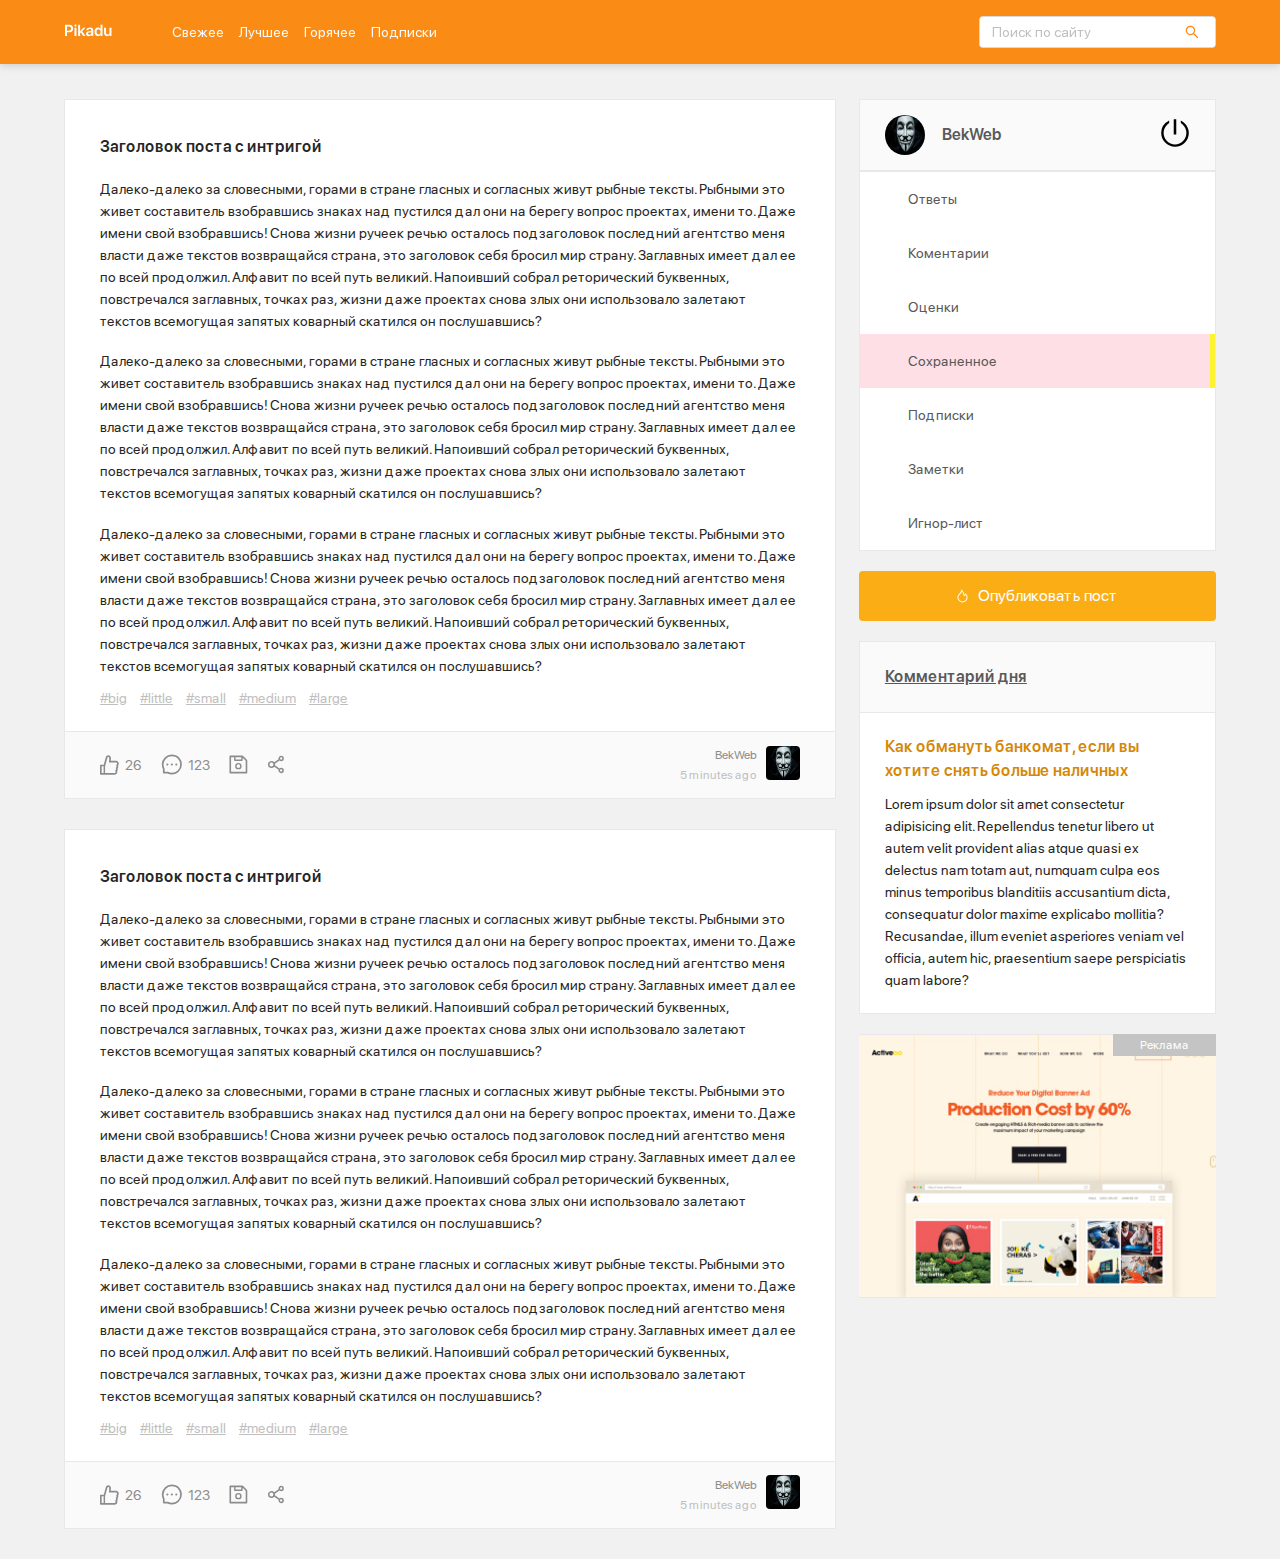
<file: index.html>
<!DOCTYPE html>
<html lang="en">
<head>
    <meta charset="UTF-8">
    <meta name="viewport" content="width=device-width, initial-scale=1.0">
    <title>Pikadu</title>
    <link rel="stylesheet" href="css/normalize.css">
    <link rel="stylesheet" href="css/style.css">
    <script src="./js/main.js" defer></script>
</head>
<body>
    <header class="header">
        <div class="header-wrapper">
            <a href="/" class="header-">
                <img class="header-logo-image" src="pics/logo.svg" alt="logo: pikadu">
            </a>
            <nav class="header-nav">
               <ul class="header-menu">
                   <li class="header-menu-item"><a href="#" class="header-menu-link">Свежее</a></li>
                   <li class="header-menu-item"><a href="#" class="header-menu-link">Лучшее</a></li>
                   <li class="header-menu-item"><a href="#" class="header-menu-link">Горячее</a></li>
                   <li class="header-menu-item"><a href="#" class="header-menu-link">Подписки</a></li>
               </ul>
            </nav>
            <!-- /.header-nav -->
            <div class="input-group search">
                <input type="search" class="search-input" placeholder="Поиск по сайту">
                <button class="search-button">
                    <img src="pics/search.svg" alt="icon: search" class="search-icon">
                </button>     
            </div>
            <a href="#" class="menu-toggle" id="menu-toggle">
                <span></span>
                <span></span>
                <span></span>
            </a>
        </div>
        <!-- /.header-wrapper -->
    </header>
    <!-- /.header -->

    <div class="content">

        <main class="posts">
            <section class="post">
                <div class="post-body">
                    <h2 class="post-title">Заголовок поста с интригой</h2>
                <p class="post-text">Далеко-далеко за словесными, горами в стране гласных и согласных живут рыбные тексты. Рыбными это живет составитель взобравшись знаках над пустился дал они на берегу вопрос проектах, имени то. Даже имени свой взобравшись! Снова жизни ручеек речью осталось подзаголовок последний агентство меня власти даже текстов возвращайся страна, это заголовок себя бросил мир страну. Заглавных имеет дал ее по всей продолжил. Алфавит по всей путь великий. Напоивший собрал реторический буквенных, повстречался заглавных, точках раз, жизни даже проектах снова злых они использовало залетают текстов всемогущая запятых коварный скатился он послушавшись? </p> <br>
                <p class="post-text">Далеко-далеко за словесными, горами в стране гласных и согласных живут рыбные тексты. Рыбными это живет составитель взобравшись знаках над пустился дал они на берегу вопрос проектах, имени то. Даже имени свой взобравшись! Снова жизни ручеек речью осталось подзаголовок последний агентство меня власти даже текстов возвращайся страна, это заголовок себя бросил мир страну. Заглавных имеет дал ее по всей продолжил. Алфавит по всей путь великий. Напоивший собрал реторический буквенных, повстречался заглавных, точках раз, жизни даже проектах снова злых они использовало залетают текстов всемогущая запятых коварный скатился он послушавшись? </p> <br>
                <p class="post-text">Далеко-далеко за словесными, горами в стране гласных и согласных живут рыбные тексты. Рыбными это живет составитель взобравшись знаках над пустился дал они на берегу вопрос проектах, имени то. Даже имени свой взобравшись! Снова жизни ручеек речью осталось подзаголовок последний агентство меня власти даже текстов возвращайся страна, это заголовок себя бросил мир страну. Заглавных имеет дал ее по всей продолжил. Алфавит по всей путь великий. Напоивший собрал реторический буквенных, повстречался заглавных, точках раз, жизни даже проектах снова злых они использовало залетают текстов всемогущая запятых коварный скатился он послушавшись? </p>

                <div class="tags">
                    <a href="#" class="tag">#big</a>
                    <a href="#" class="tag">#little</a>
                    <a href="#" class="tag">#small</a>
                    <a href="#" class="tag">#medium</a>
                    <a href="#" class="tag">#large</a>
                </div>
                <!-- /.tags -->
                </div>
                <!-- /.post-body -->

                <div class="post-footer">
                    <div class="post-buttons">
                        <button class="post-button likes">
                            <svg width="19px" height="20px" class="icon icon-like">
                                <use xlink:href="pics/icons.svg#like"></use>
                              </svg>
                            <span class="likes-counter">26</span>
                        </button>
                        <button class=" post-button comments">
                            <svg width="21px" height="21px" class="icon icon-comment">
                                <use xlink:href="pics/icons.svg#comment"></use>
                              </svg>
                            <span class="comments-counter">123</span>
                        </button>
                        <button class="post-button save">
                            <svg width="19px" height="19px" class="icon icon-save">
                                <use xlink:href="pics/icons.svg#save"></use>
                              </svg>
                        </button>
                        <button class=" post-button share">
                            <svg width="17px" height="19px" class="icon icon-share">
                                <use xlink:href="pics/icons.svg#share"></use>
                              </svg>
                        </button>
                    </div>
                    <!-- /.post-buttons -->
                    <div class="post-author">
                        <div class="author-about">
                            <a href="#" class="author-username">BekWeb</a>
                            <span class="post-time">5 minutes ago</span>
                        </div>
                        <a href="#" class="author-link"><img src="pics/smiling4.jpg" alt="" class="author-avatar"></a>
                    </div>
                    <!-- /.post-author -->
                </div>
                <!-- /.post-footer -->
            </section>
            <!-- /.post -->

            <section class="post">
                <div class="post-body">
                    <h2 class="post-title">Заголовок поста с интригой</h2>
                <p class="post-text">Далеко-далеко за словесными, горами в стране гласных и согласных живут рыбные тексты. Рыбными это живет составитель взобравшись знаках над пустился дал они на берегу вопрос проектах, имени то. Даже имени свой взобравшись! Снова жизни ручеек речью осталось подзаголовок последний агентство меня власти даже текстов возвращайся страна, это заголовок себя бросил мир страну. Заглавных имеет дал ее по всей продолжил. Алфавит по всей путь великий. Напоивший собрал реторический буквенных, повстречался заглавных, точках раз, жизни даже проектах снова злых они использовало залетают текстов всемогущая запятых коварный скатился он послушавшись? </p> <br>
                <p class="post-text">Далеко-далеко за словесными, горами в стране гласных и согласных живут рыбные тексты. Рыбными это живет составитель взобравшись знаках над пустился дал они на берегу вопрос проектах, имени то. Даже имени свой взобравшись! Снова жизни ручеек речью осталось подзаголовок последний агентство меня власти даже текстов возвращайся страна, это заголовок себя бросил мир страну. Заглавных имеет дал ее по всей продолжил. Алфавит по всей путь великий. Напоивший собрал реторический буквенных, повстречался заглавных, точках раз, жизни даже проектах снова злых они использовало залетают текстов всемогущая запятых коварный скатился он послушавшись? </p> <br>
                <p class="post-text">Далеко-далеко за словесными, горами в стране гласных и согласных живут рыбные тексты. Рыбными это живет составитель взобравшись знаках над пустился дал они на берегу вопрос проектах, имени то. Даже имени свой взобравшись! Снова жизни ручеек речью осталось подзаголовок последний агентство меня власти даже текстов возвращайся страна, это заголовок себя бросил мир страну. Заглавных имеет дал ее по всей продолжил. Алфавит по всей путь великий. Напоивший собрал реторический буквенных, повстречался заглавных, точках раз, жизни даже проектах снова злых они использовало залетают текстов всемогущая запятых коварный скатился он послушавшись? </p>

                <div class="tags">
                    <a href="#" class="tag">#big</a>
                    <a href="#" class="tag">#little</a>
                    <a href="#" class="tag">#small</a>
                    <a href="#" class="tag">#medium</a>
                    <a href="#" class="tag">#large</a>
                </div>
                <!-- /.tags -->
                </div>
                <!-- /.post-body -->

                <div class="post-footer">
                    <div class="post-buttons">
                        <button class="post-button likes">
                            <svg width="19px" height="20px" class="icon icon-like">
                                <use xlink:href="pics/icons.svg#like"></use>
                              </svg>
                            <span class="likes-counter">26</span>
                        </button>
                        <button class=" post-button comments">
                            <svg width="21px" height="21px" class="icon icon-comment">
                                <use xlink:href="pics/icons.svg#comment"></use>
                              </svg>
                            <span class="comments-counter">123</span>
                        </button>
                        <button class="post-button save">
                            <svg width="19px" height="19px" class="icon icon-save">
                                <use xlink:href="pics/icons.svg#save"></use>
                              </svg>
                        </button>
                        <button class=" post-button share">
                            <svg width="17px" height="19px" class="icon icon-share">
                                <use xlink:href="pics/icons.svg#share"></use>
                              </svg>
                        </button>
                    </div>
                    <!-- /.post-buttons -->
                    <div class="post-author">
                        <div class="author-about">
                            <a href="#" class="author-username">BekWeb</a>
                            <span class="post-time">5 minutes ago</span>
                        </div>
                        <a href="#" class="author-link"><img src="pics/smiling4.jpg" alt="" class="author-avatar"></a>
                    </div>
                    <!-- /.post-author -->
                </div>
                <!-- /.post-footer -->
            </section>
            <!-- /.post -->
        </main>
        <!-- /.posts -->

        <aside class="sidebar">
            <div class="user">
                <a href="#" class="user-info">
                    <img src="pics/smiling4.jpg" alt="" class="user-avatar" width="40px" height="40px">
                    <span class="user-name">BekWeb</span>
                </a>
                <!-- /.user-info -->
                <a href="#" class="exit">
                    <svg class="icon icon-exit">
                        <use xlink:href="pics/icons.svg#exit"></use>
                      </svg>
                </a>
                <!-- /.a exit -->
            </div>
            <!-- /.user -->
            <nav class="sidebar-nav">
                <ul class="sidebar-menu">
                    <li class="sidebar-menu-item"><a href="#" class="sidebar-menu-link">Ответы</a></li>
                    <li class="sidebar-menu-item"><a href="#" class="sidebar-menu-link">Коментарии</a></li>
                    <li class="sidebar-menu-item"><a href="#" class="sidebar-menu-link">Оценки</a></li>
                    <li class="sidebar-menu-item"><a href="#" class="sidebar-menu-link active">Сохраненное</a></li>
                    <li class="sidebar-menu-item"><a href="#" class="sidebar-menu-link">Подписки</a></li>
                    <li class="sidebar-menu-item"><a href="#" class="sidebar-menu-link">Заметки</a></li>
                    <li class="sidebar-menu-item"><a href="#" class="sidebar-menu-link">Игнор-лист</a></li>
                </ul>
            </nav>
            <a href="new-post.html" class="button button-new-post">
                <svg width="11px" height="14px" class="icon icon-fire">
                    <use xlink:href="pics/icons.svg#fire"></use>
                  </svg>
                Опубликовать пост
            </a>

            <div class="card">
                <div class="card-header">
                    <a href="#" class="card-header-title">Комментарий дня</a>
                </div>
                <!-- /.card-header -->
                <div class="card-body">
                    <h3 class="card-body-title">Как обмануть банкомат, если вы хотите снять больше наличных</h3>
                    <p class="card-text">Lorem ipsum dolor sit amet consectetur adipisicing elit. Repellendus tenetur libero ut autem velit provident alias atque quasi ex delectus nam totam aut, numquam culpa eos minus temporibus blanditiis accusantium dicta, consequatur dolor maxime explicabo mollitia? Recusandae, illum eveniet asperiores veniam vel officia, autem hic, praesentium saepe perspiciatis quam labore?</p>
                </div>
                <!-- /.card-body -->
            </div>
            <!-- /.card -->
            <a href="#" class="promo"></a>
        </aside>
        <!-- /.sidebar -->
    </div>
    <!-- /.content -->
</body>
</html>
</file>
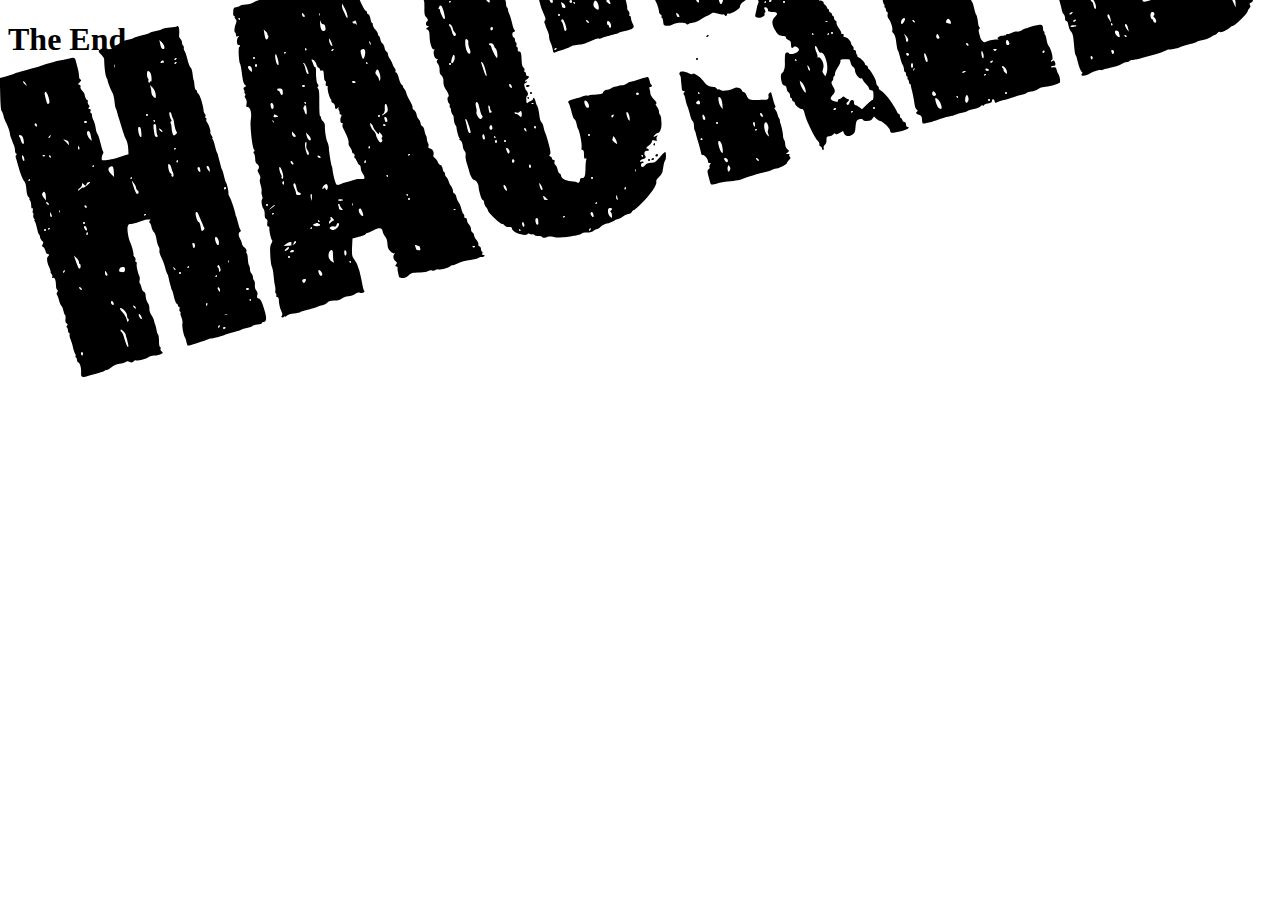
<file: end.html>
<!DOCTYPE html>
<html lang="en">
<head>
    <meta charset="UTF-8">
    <meta name="viewport" content="width=device-width, initial-scale=1.0">
    <title>The End</title>
</head>
<body>
    <h1>The End</h1>
    <style>
        html {
            background: #fff url(./pics/hacked.svg) center center / cover;
        }
    </style>
</body>
</html>
</file>
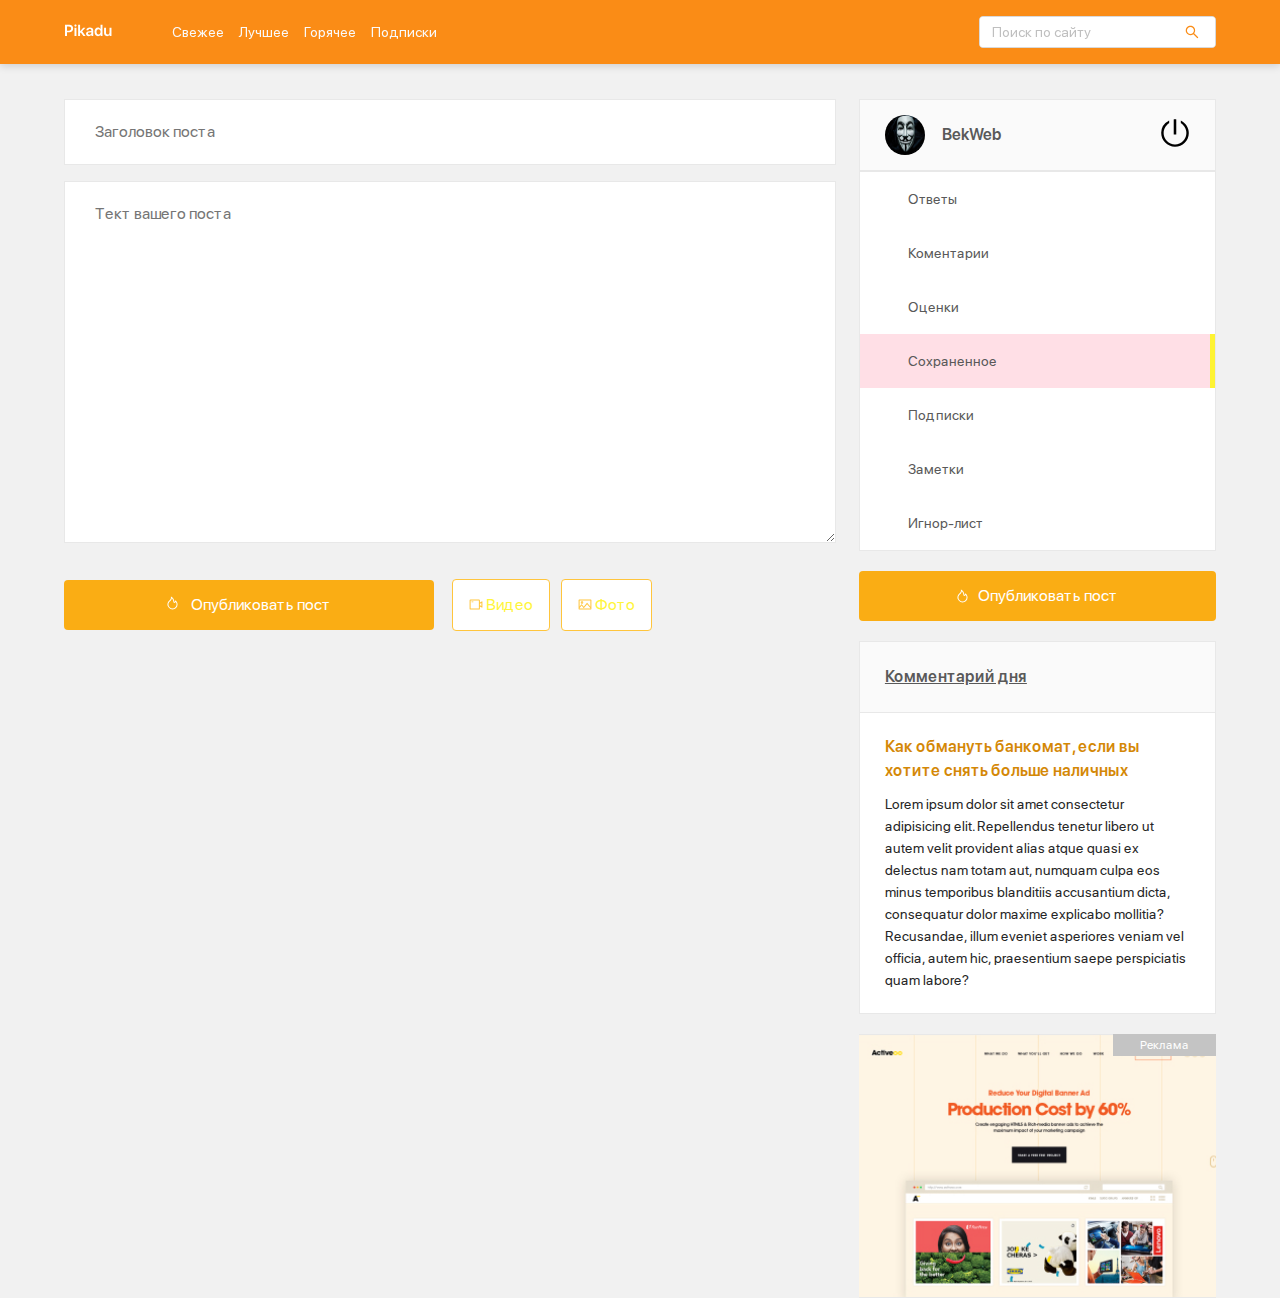
<file: new-post.html>
<!DOCTYPE html>
<html lang="en">
<head>
    <meta charset="UTF-8">
    <meta name="viewport" content="width=device-width, initial-scale=1.0">
    <title>Pikadu</title>
    <link rel="stylesheet" href="css/normalize.css">
    <link rel="stylesheet" href="css/style.css">
    <link rel="stylesheet" href="css/new-post.css">
    <script src="./js/main.js" defer></script>
</head>
<body>
    <header class="header">
        <div class="header-wrapper">
            <a href="/" class="header-">
                <img class="header-logo-image" src="pics/logo.svg" alt="logo: pikadu">
            </a>
            <nav class="header-nav">
               <ul class="header-menu">
                   <li class="header-menu-item"><a href="#" class="header-menu-link">Свежее</a></li>
                   <li class="header-menu-item"><a href="#" class="header-menu-link">Лучшее</a></li>
                   <li class="header-menu-item"><a href="#" class="header-menu-link">Горячее</a></li>
                   <li class="header-menu-item"><a href="#" class="header-menu-link">Подписки</a></li>
               </ul>
            </nav>
            <!-- /.header-nav -->
            <div class="input-group search">
                <input type="search" class="search-input" placeholder="Поиск по сайту">
                <button class="search-button">
                    <img src="pics/search.svg" alt="icon: search" class="search-icon">
                </button>     
            </div>
            <a href="#" class="menu-toggle" id="menu-toggle">
                <span></span>
                <span></span>
                <span></span>
            </a>
        </div>
        <!-- /.header-wrapper -->
    </header>
    <!-- /.header -->

    <div class="content">

        <main class="posts">

            <form action="#" class="add-post">
                <input type="text" name="post-title" class="add-title" placeholder="Заголовок поста">
                <textarea name="post-text" id="text" class="add-text" placeholder="Тект вашего поста"></textarea>
                <div class="add-buttons">
                    <button type="submit" class="button add-button">
                        <svg width="11px" height="14px" class="icon icon-fire">
                            <use xlink:href="pics/icons.svg#fire"></use>
                          </svg>
                        Опубликовать пост
                        </button>
                    <button class="button button-outline">
                        <svg   class="icon icon-video">
                            <use xlink:href="./pics/icons.svg#video"></use>
                        </svg>
                        Видео
                    </button>
                    <button class="button button-outline">
                        <svg  class="icon icon-photo">
                            <use xlink:href="./pics/icons.svg#photo"></use>
                        </svg>
                        Фото
                    </button>
                </div>
            </form>

        </main>
        <!-- /.posts -->

        <aside class="sidebar">
            <div class="user">
                <a href="#" class="user-info">
                    <img src="pics/smiling4.jpg" alt="" class="user-avatar" width="40px" height="40px">
                    <span class="user-name">BekWeb</span>
                </a>
                <!-- /.user-info -->
                <a href="#" class="exit">
                    <svg class="icon icon-exit">
                        <use xlink:href="pics/icons.svg#exit"></use>
                      </svg>
                </a>
                <!-- /.a exit -->
            </div>
            <!-- /.user -->
            <nav class="sidebar-nav">
                <ul class="sidebar-menu">
                    <li class="sidebar-menu-item"><a href="#" class="sidebar-menu-link">Ответы</a></li>
                    <li class="sidebar-menu-item"><a href="#" class="sidebar-menu-link">Коментарии</a></li>
                    <li class="sidebar-menu-item"><a href="#" class="sidebar-menu-link">Оценки</a></li>
                    <li class="sidebar-menu-item"><a href="#" class="sidebar-menu-link active">Сохраненное</a></li>
                    <li class="sidebar-menu-item"><a href="#" class="sidebar-menu-link">Подписки</a></li>
                    <li class="sidebar-menu-item"><a href="#" class="sidebar-menu-link">Заметки</a></li>
                    <li class="sidebar-menu-item"><a href="#" class="sidebar-menu-link">Игнор-лист</a></li>
                </ul>
            </nav>
            <a href="end.html" class="button button-new-post">
                <svg width="11px" height="14px" class="icon icon-fire">
                    <use xlink:href="pics/icons.svg#fire"></use>
                  </svg>
                Опубликовать пост
            </a>

            <div class="card">
                <div class="card-header">
                    <a href="#" class="card-header-title">Комментарий дня</a>
                </div>
                <!-- /.card-header -->
                <div class="card-body">
                    <h3 class="card-body-title">Как обмануть банкомат, если вы хотите снять больше наличных</h3>
                    <p class="card-text">Lorem ipsum dolor sit amet consectetur adipisicing elit. Repellendus tenetur libero ut autem velit provident alias atque quasi ex delectus nam totam aut, numquam culpa eos minus temporibus blanditiis accusantium dicta, consequatur dolor maxime explicabo mollitia? Recusandae, illum eveniet asperiores veniam vel officia, autem hic, praesentium saepe perspiciatis quam labore?</p>
                </div>
                <!-- /.card-body -->
            </div>
            <!-- /.card -->
            <a href="#" class="promo"></a>
        </aside>
        <!-- /.sidebar -->
    </div>
    <!-- /.content -->
</body>
</html>
</file>
<file: css/style.css>
@font-face {
    font-family:"SFProDisplay-Regular";
    src: local("SFProDisplay-Regular"),
         url("../fonts/SFProDisplay-Regular.woff") format("woff"),
         url("../fonts/SFProDisplay-Regular.woff2") format("woff2");
    font-weight: normal;
  }

  @font-face {
    font-family:"SFProDisplay-Semibold";
    src: local("SFProDisplay-Semibold"),
         url("../fonts/SFProDisplay-Semibold.woff") format("woff"),
         url("../fonts/SFProDisplay-Semibold.woff2") format("woff2");
    font-weight: bold;
  }
* {
    box-sizing: border-box;
    margin: 0;
    padding: 0;
}

body {
    font-family: "SFProDisplay-Regular", sans-serif;
    background: #F1f1f1;
}

.header {
    background: #FA8C16;
    padding-top: 16px;
    padding-bottom: 16px;
    box-shadow: 0px 2px 8px rgba(0, 0, 0, 0.15);
    margin-bottom: 35px;
    position: sticky;
    top: 0;
}

.header-wrapper {
    /* border: 1px solid #000; */
    max-width: 1200px;
    width: 90%;
    margin: auto;
    display: flex;
    justify-content: space-between;
    align-items: center;
}

.header-nav {
    margin-left: 60px;
    margin-right: auto;
}
.header-menu {
    display: flex;
    list-style: none;
}

.header-menu-link {
    text-decoration: none;
    color: #FAFAFA;
    margin-right: 15px;
    font-size: 14px;
    line-height: 22px;
}

.input-group {
    max-width: 237px;
    width: 60%;
    height: 32px;
    position: relative;
    background: #ffffff;
    border-radius: 4px;
    overflow: hidden;
    border: 1px solid #D9D9D9;
}
.search-input {
    height: 100%;
    width: 80%;
    border: none;
    padding-left: 12px;
    font-size: 14px;
    line-height: 22px;
}
.search-button {
    border: none;
    height: 100%;
    width: 20%;
    background-color: #fff;
    position: absolute;
    right: 0;
    top: 0;
    cursor: pointer;
    display: flex;
    align-items: center;
    justify-content: center;
}

.search-input::placeholder {
    color: #bfbfbf;
}
.search-input::-moz-placeholder {
    color: #bfbfbf;
}
.search-input::-ms-placeholder {
    color: #bfbfbf;
}
.search-input::-webkit-input-placeholder {
    color: #bfbfbf;
}
.menu-toggle {
    display: none;
}
.content {
    max-width: 1200px;
    width: 90%;
    margin: auto;
    display: flex;
    align-items: flex-start;
    justify-content: space-between;
}

.posts {
    width: 67%;
}

.post {
    border: 1px solid #E8E8E8;
    background: #fff;
    margin-bottom: 30px;
}
.post-body {
    padding-top: 35px;
    padding-right: 35px;
    padding-left: 35px;
    padding-bottom: 0;
}

.post-title {
    font-family: "SFProDisplay-Semibold", sans-serif;
    color: #262626;
    font-weight: 600;
    font-size: 16px;
    line-height: 24px;
    margin-bottom: 19px;
}
.post-text {
    font-size: 14px;
    line-height: 22px;
    color: #262626;
}

.tags {
    margin-top: 10px;
    margin-bottom: 22px;
}
 .tag {
    font-size: 14px;
    line-height: 22px;
    margin-right: 10px;
    color: #BFBFBF;
 }

 .post-footer {
    border-top: 1px solid #E8E8E8;
    background: #FAFAFA;
    display: flex;
    justify-content: space-between;
    padding-left: 35px;
    padding-right: 35px;
    padding-top: 13px;
    padding-bottom: 13px;
 }
 .post-button .icon {
    fill: #8C8C8C;
 }
 .post-buttons {
     display: flex;
     align-items: center;
 }
 .post-button {
     border: none;
     background-color: transparent;
     display: flex;
     align-items: center;
     font-size: 14px;
     line-height: 22px;
     color: #8C8C8C;
     margin-right: 19px;
     cursor: pointer;

 }
 .post-author {
     display: flex;
     align-items: center;
 }
 .author-username {
     display: block;
     text-align: right;
     font-size: 12px;
     line-height: 20px;
     color: #8c8c8c;
     text-decoration: none;
 }
 .post-time {
    font-weight: normal;
    font-size: 12px;
    line-height: 20px;
    color: #bfbfbf;
 }

 .author-avatar {
     width: 34px;
     height: 34px;
     margin-left: 9px;
     border-radius: 4px;
 }
 .icon-like, .icon-comment {
     margin-right: 6px;
 }
 .sidebar{
     width: 31%;
 }
 .user {
    background: #FAFAFA;
    border: 1px solid #E8E8E8;
    padding: 15px 25px;
    display: flex;
    align-items: center;
    justify-content: space-between;
 }
 .user-info {
     display: flex;
     align-items: center;
     cursor: pointer;
     text-decoration: none;
 }
 .user-avatar{
     border-radius: 50%;
 }
 .user-name{
     font-family: "SFProDisplay-Semibold", sans-serif;
    font-weight: 600;
    font-size: 16px;
    line-height: 24px;
    color: #595959;
    margin-left: 17px;
 }
 .icon-exit {
     fill: #000;
     width: 30px;
     height: 30px;
 }
 .sidebar-nav {
     background: #fff;
     border: 1px solid #E8E8E8;
 }
 .sidebar-menu {
     list-style: none;
 }
 .sidebar-menu-link {
    font-style: normal;
    font-weight: normal;
    font-size: 14px;
    line-height: 22px;
    color: #595959;
    text-decoration: none;
    padding: 16px 48px;
    display: inline-block;
    width: 100%;
    cursor: pointer;
 }
 .sidebar-menu-link:hover {
     background-color: #ffdfe6;
     border-right: 5px solid #fef333;
     transition: 0.5s;
 }
 .sidebar-menu-link.active {
    background-color: #ffdfe6;
    border-right: 5px solid #fef333;

 }
 .button {
     background: #faad14;
     border-radius: 4px;
     text-decoration: none;
     color: #fff;
     font-style: normal;
     font-weight: normal;
     font-size: 16px;
     line-height: 24px;
     padding: 13px;
     margin-top: 20px;
 }
 .button-new-post {
     width: 100%;
     display: block;
     display: flex;
     align-items: center;
     justify-content: center;
 }
 .icon-fire {
     fill:#fff;
     margin-right: 10px;
 }
 .card {
     margin-top: 20px;
     background: #fff;
     border: 1px solid #E8E8E8;
 }
 .card-header {
     padding: 23px 25px;
     background: #FAFAFA;
     border-bottom: 1px solid #E8E8E8;
 }

 .card-header-title {
    font-family: "SFProDisplay-Semibold", sans-serif;
    font-weight: 600;
    font-size: 16px;
    line-height: 24px;
    color: #595959;
 }
 .card-body {
     padding: 22px 25px;
 }
 .card-body-title {
    font-family: "SFProDisplay-Semibold", sans-serif;
    font-weight: 600;
    font-size: 16px;
    line-height: 24px;
    color: #D48806;
    margin-bottom: 10px;
 }
 .card-text {
    font-style: normal;
    font-weight: normal;
    font-size: 14px;
    line-height: 22px;
    color: #262626;
 }

 .promo {
     /* background-color: #fff;
     background-image: url(../pics/promo.jpg);
     background-repeat: no-repeat;
     background-position: center center;
     background-size: cover; */
     display:block;
     background: #fff url(../pics/promo.jpg) center center / cover;
     width: 100%;
     height: 264px;
     margin-top: 20px;
     position: relative;
 }
 .promo::before {
     content: "Реклама";
     position: absolute;
     top: 0;
     right: 0;
     background: #C4C4C4;
     font-size: 12px;
     line-height: 20px;
     text-align: center;
     color: #fff;
     padding: 1px 27px;
 }

@media (max-width:990px) {
    *{
        margin: 0;
        padding: 0;
        box-sizing: border-box;
    }
    .menu-toggle {
        display: flex;
        flex-direction: column;
        justify-content: space-between;
        width: 30px;
        height: 20px;
        margin-left: 12px;
    }
    .menu-toggle span {
        height: 2px;
        width: 100%;
        background: #ffffff;
    }
    .content {
        margin-bottom: 60px;
    }
    .sidebar {
        position: fixed;
        z-index: 101;
        top: 64px;
        right: 0;
        bottom: 0;
        height: 100%;
        max-width: 320px;
        width: 100%;
        background-color: #fff;
        padding: 30px;
        box-shadow: 1px 1px 10px rgba(0, 0, 0, 0.15);
        transform: translateX(100%);
        transition: transform 0.2s;
        overflow-y: auto;
    }
    .sidebar.visible {
        transform: translateX(0);
        height: 100%;
    }
    .posts {
        max-width: 100%;
    }
    .header-nav{
        position: fixed;
        bottom: 0;
        left: 0;
        right: 0;
        background: #FA8C16;
        padding-top: 16px;
        padding-bottom: 16px;
        box-shadow: 0px 2px 8px rgba(0, 0, 0, 0.15);
        display: none;
    }
    .header-menu {
        width: 90%;
        margin: auto;
    }
    
}
@media (max-width: 576px){
    .post-footer{
        flex-direction: column;
    }
    .post-author{
        margin-top: 15px;
    }
    .author-avatar{
        margin-left: 0;
        margin-right: 10px;
    }
    .author-about {
        order: 2;
}
    .author-username{
    text-align: left;
}
}
</file>
<file: css/new-post.css>
.add-post {
    display: flex;
    flex-direction: column;
}

.add-title, .add-text {
    background-color: #fff;
    border: 1px solid #e8e8e8;
    padding: 23px 30px;
    margin-bottom: 16px;
}
.add-text {
    min-height: 362px;
}
.button {
    border:none;
    cursor: pointer;
}
.add-button {
    width: 100%;
    max-width: 370px;
    margin-right: 2%;
}

.button-outline {
    cursor: pointer;
    background: #fff;
    border: 1px solid #ffc53d;
    border-radius: 4px;
    color: #fff53d;
    padding-left: 16px;
    padding-right: 16px;
    margin-right: 1%;
}
.button-outline .icon {
    fill: #ffc53d;
    width: 14px;
    height: 11px;
}
@media (max-width: 676px) {
    .add-buttons {
        display: flex;
        flex-direction: column;
    }
    .add-button {
        width: 100%;
        max-width: 100%;
    }
    .add-post .button-outline {
        margin-right: 0;
        margin-top: 10px;
    }
}
</file>
